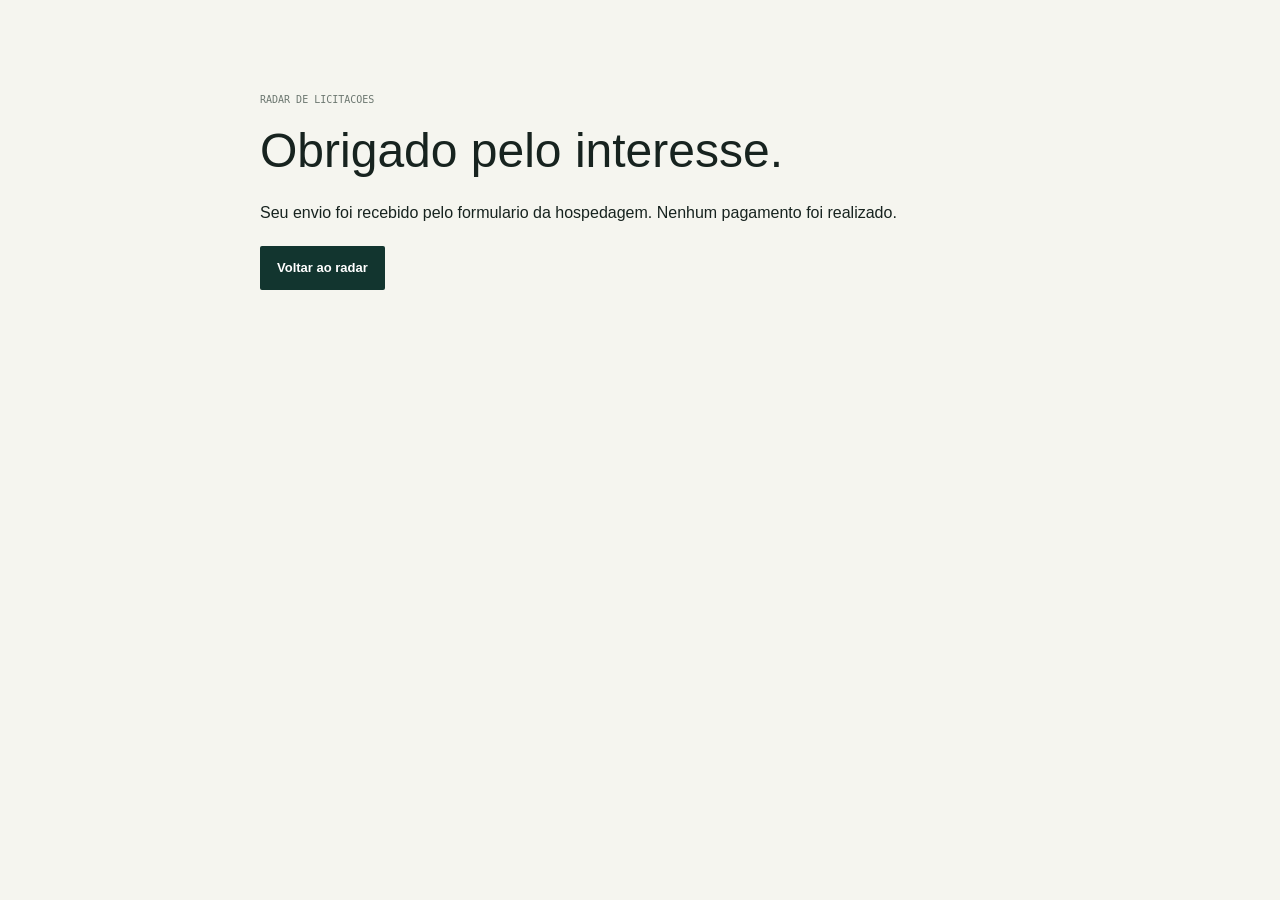
<file: site/obrigado.html>
<!doctype html><html lang="pt-BR"><head><meta charset="utf-8"><meta name="viewport" content="width=device-width,initial-scale=1"><title>Interesse registrado | Radar de Licitacoes</title><link rel="stylesheet" href="assets/style.css"></head><body><main class="detail-page"><p class="eyebrow">RADAR DE LICITACOES</p><h1>Obrigado pelo interesse.</h1><p>Seu envio foi recebido pelo formulario da hospedagem. Nenhum pagamento foi realizado.</p><a class="button button-primary" href="index.html">Voltar ao radar</a></main></body></html>
</file>
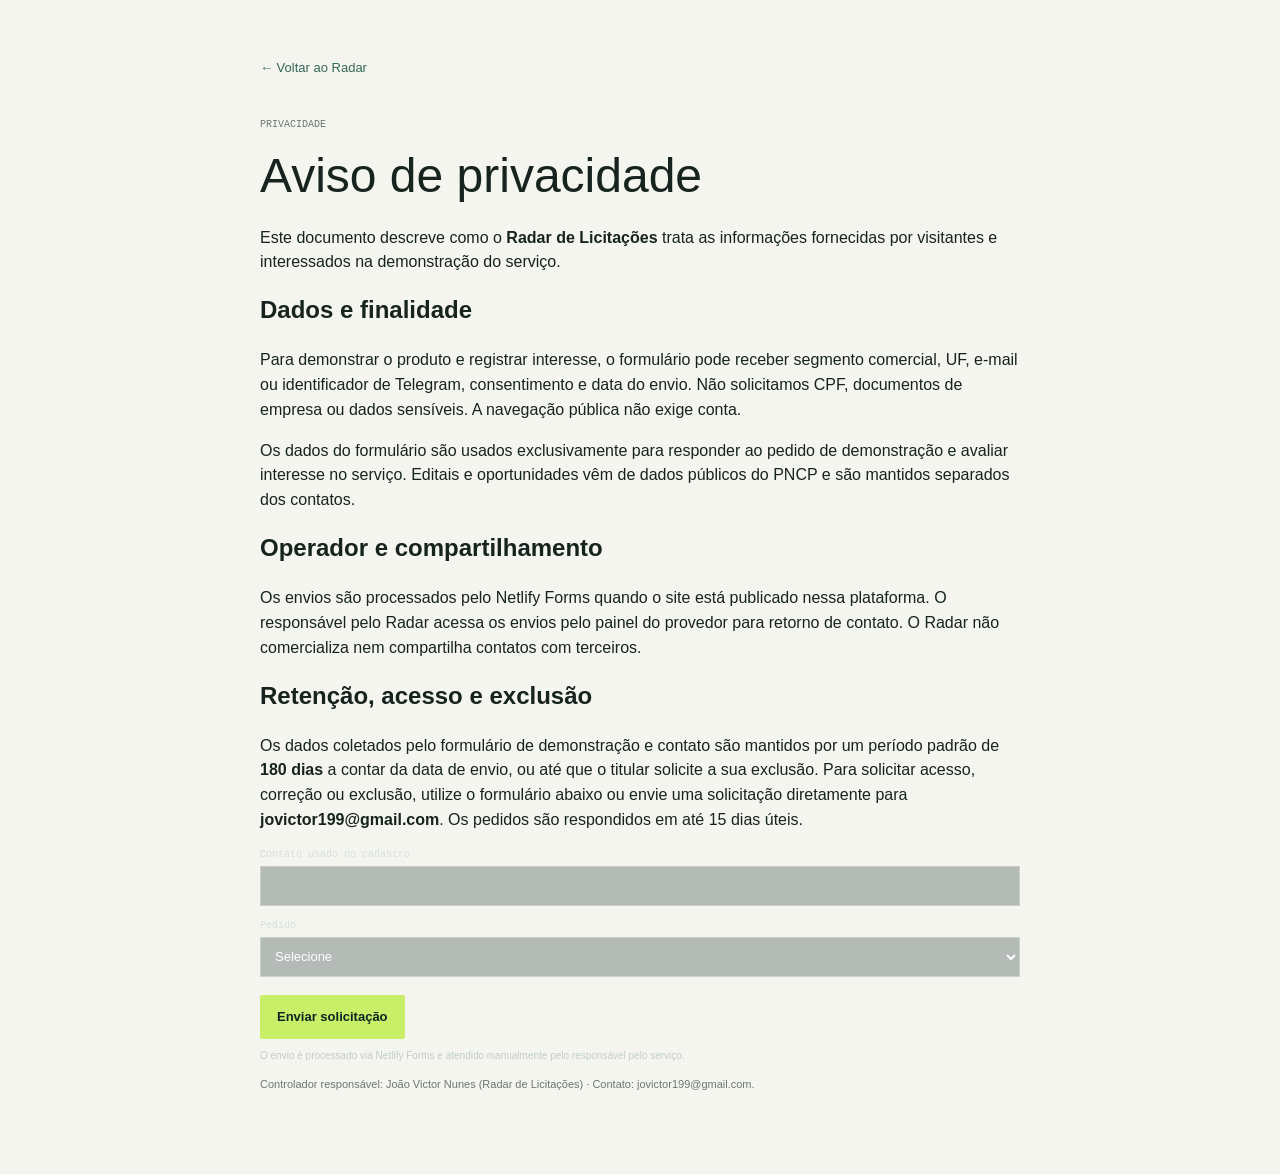
<file: site/privacidade.html>
<!doctype html>
<html lang="pt-BR">
<head>
  <meta charset="utf-8">
  <meta name="viewport" content="width=device-width, initial-scale=1">
  <meta name="robots" content="noindex,follow">
  <title>Privacidade | Radar de Licitações</title>
  <link rel="stylesheet" href="assets/style.css">
</head>
<body>
  <main class="detail-page">
    <a href="index.html">← Voltar ao Radar</a>
    <p class="eyebrow">PRIVACIDADE</p>
    <h1>Aviso de privacidade</h1>
    <p>Este documento descreve como o <strong>Radar de Licitações</strong> trata as informações fornecidas por visitantes e interessados na demonstração do serviço.</p>
    <h2>Dados e finalidade</h2>
    <p>Para demonstrar o produto e registrar interesse, o formulário pode receber segmento comercial, UF, e-mail ou identificador de Telegram, consentimento e data do envio. Não solicitamos CPF, documentos de empresa ou dados sensíveis. A navegação pública não exige conta.</p>
    <p>Os dados do formulário são usados exclusivamente para responder ao pedido de demonstração e avaliar interesse no serviço. Editais e oportunidades vêm de dados públicos do PNCP e são mantidos separados dos contatos.</p>
    <h2>Operador e compartilhamento</h2>
    <p>Os envios são processados pelo Netlify Forms quando o site está publicado nessa plataforma. O responsável pelo Radar acessa os envios pelo painel do provedor para retorno de contato. O Radar não comercializa nem compartilha contatos com terceiros.</p>
    <h2>Retenção, acesso e exclusão</h2>
    <p>Os dados coletados pelo formulário de demonstração e contato são mantidos por um período padrão de <strong>180 dias</strong> a contar da data de envio, ou até que o titular solicite a sua exclusão. Para solicitar acesso, correção ou exclusão, utilize o formulário abaixo ou envie uma solicitação diretamente para <strong>jovictor199@gmail.com</strong>. Os pedidos são respondidos em até 15 dias úteis.</p>
    <form class="lead-form privacy-request" name="privacidade" method="POST" data-netlify="true" netlify-honeypot="bot-field" action="solicitacao-recebida.html">
      <input type="hidden" name="form-name" value="privacidade">
      <p class="hidden"><label>Não preencher <input name="bot-field"></label></p>
      <label>Contato usado no cadastro<input name="contato" required maxlength="120" autocomplete="email"></label>
      <label>Pedido<select name="pedido" required><option value="">Selecione</option><option value="acesso">Acesso aos dados</option><option value="correcao">Correção</option><option value="exclusao">Exclusão</option></select></label>
      <button class="button button-acid" type="submit">Enviar solicitação</button>
      <p class="form-note">O envio é processado via Netlify Forms e atendido manualmente pelo responsável pelo serviço.</p>
    </form>
    <p class="source-note">Controlador responsável: João Victor Nunes (Radar de Licitações) · Contato: jovictor199@gmail.com.</p>
  </main>
</body>
</html>
</file>
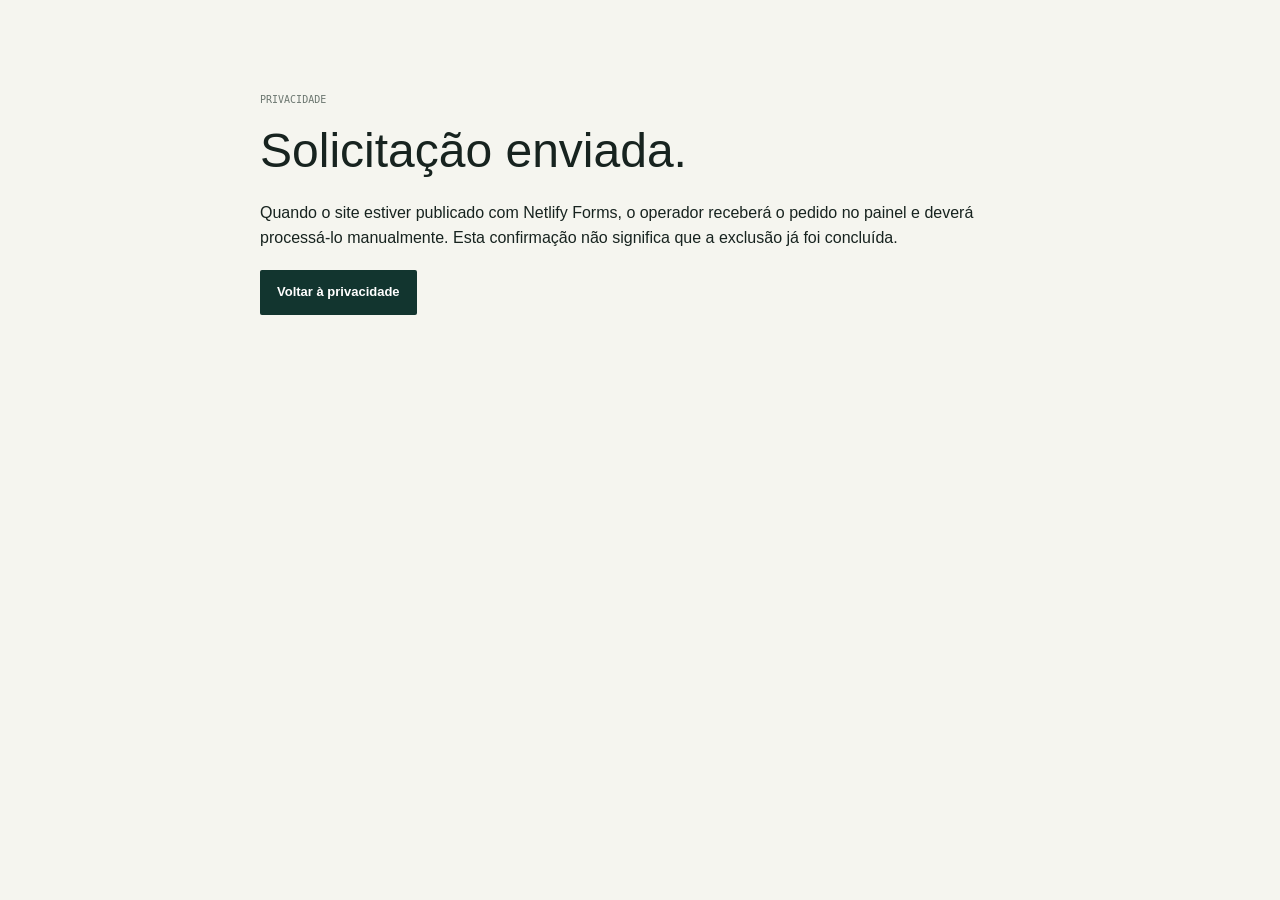
<file: site/solicitacao-recebida.html>
<!doctype html><html lang="pt-BR"><head><meta charset="utf-8"><meta name="viewport" content="width=device-width,initial-scale=1"><title>Solicitação recebida | Radar de Licitações</title><link rel="stylesheet" href="assets/style.css"></head><body><main class="detail-page"><p class="eyebrow">PRIVACIDADE</p><h1>Solicitação enviada.</h1><p>Quando o site estiver publicado com Netlify Forms, o operador receberá o pedido no painel e deverá processá-lo manualmente. Esta confirmação não significa que a exclusão já foi concluída.</p><a class="button button-primary" href="privacidade.html">Voltar à privacidade</a></main></body></html>
</file>
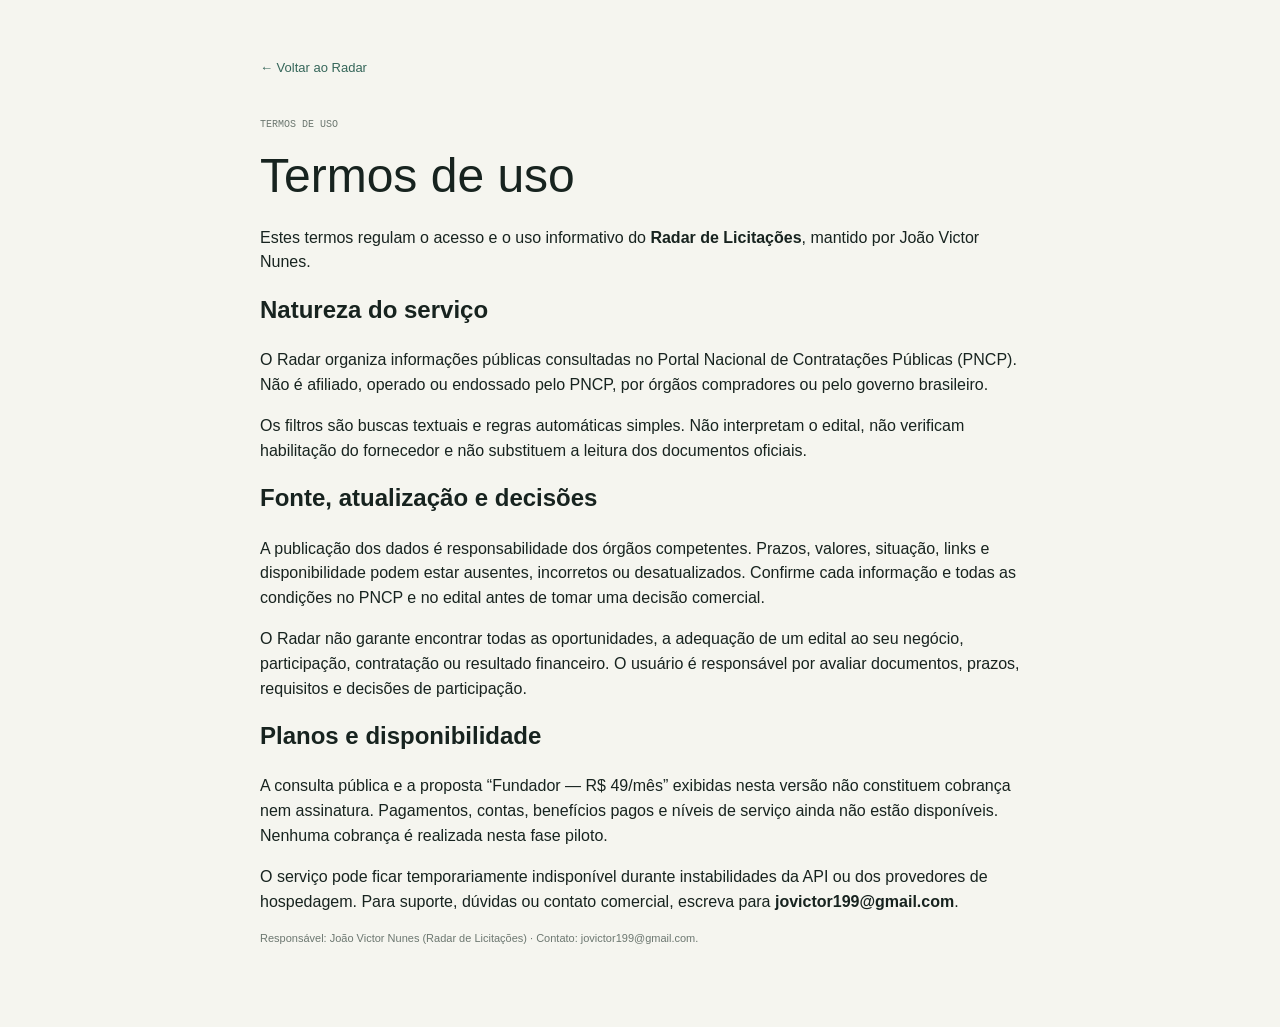
<file: site/termos.html>
<!doctype html>
<html lang="pt-BR">
<head>
  <meta charset="utf-8">
  <meta name="viewport" content="width=device-width, initial-scale=1">
  <meta name="robots" content="noindex,follow">
  <title>Termos de uso | Radar de Licitações</title>
  <link rel="stylesheet" href="assets/style.css">
</head>
<body>
  <main class="detail-page">
    <a href="index.html">← Voltar ao Radar</a>
    <p class="eyebrow">TERMOS DE USO</p>
    <h1>Termos de uso</h1>
    <p>Estes termos regulam o acesso e o uso informativo do <strong>Radar de Licitações</strong>, mantido por João Victor Nunes.</p>
    <h2>Natureza do serviço</h2>
    <p>O Radar organiza informações públicas consultadas no Portal Nacional de Contratações Públicas (PNCP). Não é afiliado, operado ou endossado pelo PNCP, por órgãos compradores ou pelo governo brasileiro.</p>
    <p>Os filtros são buscas textuais e regras automáticas simples. Não interpretam o edital, não verificam habilitação do fornecedor e não substituem a leitura dos documentos oficiais.</p>
    <h2>Fonte, atualização e decisões</h2>
    <p>A publicação dos dados é responsabilidade dos órgãos competentes. Prazos, valores, situação, links e disponibilidade podem estar ausentes, incorretos ou desatualizados. Confirme cada informação e todas as condições no PNCP e no edital antes de tomar uma decisão comercial.</p>
    <p>O Radar não garante encontrar todas as oportunidades, a adequação de um edital ao seu negócio, participação, contratação ou resultado financeiro. O usuário é responsável por avaliar documentos, prazos, requisitos e decisões de participação.</p>
    <h2>Planos e disponibilidade</h2>
    <p>A consulta pública e a proposta “Fundador — R$ 49/mês” exibidas nesta versão não constituem cobrança nem assinatura. Pagamentos, contas, benefícios pagos e níveis de serviço ainda não estão disponíveis. Nenhuma cobrança é realizada nesta fase piloto.</p>
    <p>O serviço pode ficar temporariamente indisponível durante instabilidades da API ou dos provedores de hospedagem. Para suporte, dúvidas ou contato comercial, escreva para <strong>jovictor199@gmail.com</strong>.</p>
    <p class="source-note">Responsável: João Victor Nunes (Radar de Licitações) · Contato: jovictor199@gmail.com.</p>
  </main>
</body>
</html>
</file>
<file: site/assets/style.css>
:root {
  color-scheme: light;
  --forest: #12352f;
  --forest-deep: #0b2622;
  --leaf: #c9ee68;
  --paper: #f5f5ef;
  --white: #fff;
  --ink: #17231f;
  --muted: #6c7770;
  --line: #dce1d9;
  --coral: #ef795f;
  --sans: "IBM Plex Sans", "Segoe UI", sans-serif;
  --mono: "DM Mono", Consolas, monospace;
}

* { box-sizing: border-box; }
html { scroll-behavior: smooth; }
body { margin: 0; color: var(--ink); background: var(--paper); font: 16px/1.55 var(--sans); }
a { color: inherit; }
button, input, select { font: inherit; }
.site-header { min-height: 76px; padding: 0 clamp(20px, 6vw, 92px); display: flex; align-items: center; justify-content: space-between; gap: 28px; border-bottom: 1px solid rgba(255,255,255,.14); background: var(--forest); color: white; }
.wordmark { display: inline-flex; align-items: center; gap: 10px; color: inherit; text-decoration: none; font: 500 13px var(--mono); white-space: nowrap; }
.wordmark-mark { width: 29px; height: 29px; display: grid; place-items: center; background: var(--leaf); color: var(--forest); font: 500 16px var(--mono); }
.wordmark-light { color: #adbbb4; }
.site-header nav { display: flex; align-items: center; gap: clamp(16px, 3vw, 40px); }
.site-header nav a, .header-cta { color: #e8eee9; text-decoration: none; font-size: 13px; }
.site-header nav a:hover, .site-footer a:hover { color: var(--leaf); }
.header-cta { padding: 10px 14px; border: 1px solid rgba(255,255,255,.34); }
.header-cta span { padding-left: 12px; color: var(--leaf); }
.hero { position: relative; min-height: 540px; overflow: hidden; padding: 88px clamp(22px, 10vw, 154px) 85px; display: grid; grid-template-columns: minmax(0, 1fr) 260px; gap: 9%; align-items: center; color: white; background-color: var(--forest); background-image: linear-gradient(122deg, transparent 66%, rgba(201,238,104,.07) 66.1%, transparent 66.4%), repeating-linear-gradient(0deg, transparent 0 43px, rgba(255,255,255,.035) 44px), repeating-linear-gradient(90deg, transparent 0 43px, rgba(255,255,255,.035) 44px); }
.hero::after { content: ""; position: absolute; width: 440px; height: 440px; border: 1px solid rgba(201,238,104,.18); border-radius: 50%; right: 5%; bottom: -52%; box-shadow: 0 0 0 60px rgba(201,238,104,.025), 0 0 0 120px rgba(201,238,104,.02); pointer-events: none; }
.hero-copy, .hero-signal { position: relative; z-index: 1; }
.eyebrow { margin: 0 0 18px; color: var(--muted); font: 500 10px/1.4 var(--mono); letter-spacing: 0; }
.hero .eyebrow, .alert-band .eyebrow, .interest-band .eyebrow { color: #b2c1b8; }
.live-dot, .signal-dot { display: inline-block; width: 7px; height: 7px; margin-right: 8px; border-radius: 50%; background: var(--leaf); vertical-align: 1px; }
h1, h2, h3, p { margin-top: 0; }
.hero h1 { max-width: 760px; margin: 0 0 21px; font-size: clamp(44px, 6vw, 76px); line-height: 1.02; font-weight: 500; }
.hero h1 em, .alert-band h2 em { color: var(--leaf); font-style: normal; }
.hero-lede { max-width: 510px; margin-bottom: 30px; color: #c7d1cb; font-size: 17px; }
.hero-actions { display: flex; align-items: center; gap: 23px; }
.button { min-height: 44px; padding: 12px 17px; display: inline-flex; justify-content: center; align-items: center; gap: 22px; border: 0; border-radius: 2px; text-decoration: none; font-size: 13px; font-weight: 600; cursor: pointer; }
.button-acid { color: var(--forest-deep); background: var(--leaf); }
.button-acid:hover { background: #d9fa83; }
.button-dark, .button-primary { color: white; background: var(--forest); }
.text-link { color: inherit; text-decoration-color: rgba(255,255,255,.48); text-underline-offset: 4px; font-size: 13px; }
.hero-signal { align-self: center; padding: 19px 20px 20px; border: 1px solid rgba(255,255,255,.25); background: rgba(11,38,34,.52); }
.signal-top, .signal-caption { color: #b2c1b8; font: 10px var(--mono); }
.signal-top { display: flex; justify-content: space-between; align-items: center; }
.signal-dot { margin: 0; }
.signal-number { margin-top: 25px; color: var(--leaf); font: 400 51px/1 var(--mono); }
.hero-signal p { margin: 7px 0 19px; color: #e0e8e2; font-size: 13px; }
.signal-rule { height: 1px; margin-bottom: 15px; background: rgba(255,255,255,.2); }
.hero-signal time { display: block; margin-top: 5px; color: white; font: 11px var(--mono); }
.hero-index { position: absolute; right: clamp(22px, 6vw, 92px); bottom: 27px; color: var(--leaf); font: 11px var(--mono); }
.hero-index span { margin: 0 10px; color: #74877c; }
.section-wrap { width: min(1140px, calc(100% - 44px)); margin: 0 auto; }
.explore { padding-top: 76px; padding-bottom: 78px; }
.section-heading { display: flex; justify-content: space-between; align-items: end; gap: 22px; margin-bottom: 26px; }
.section-heading h2, .interest-band h2 { margin: 0; font-size: clamp(30px, 4vw, 43px); line-height: 1.08; font-weight: 500; }
.result-count, .plans-note, .data-updated { margin: 0 0 5px; color: var(--muted); font-size: 12px; }
.freshness-warning { margin: -12px 0 16px; padding: 10px 12px; border-left: 3px solid var(--coral); color: #704234; background: #f8e9e3; font-size: 12px; }
.filters { margin-bottom: 17px; padding: 13px; display: grid; grid-template-columns: minmax(190px, 1.6fr) repeat(6, minmax(95px, .8fr)) 42px; align-items: end; gap: 10px; border: 1px solid var(--line); background: #fff; }
.filters label, .lead-form label { min-width: 0; display: grid; gap: 6px; color: var(--muted); font: 10px var(--mono); }
.filters input, .filters select, .lead-form input:not([type=checkbox]), .lead-form select { width: 100%; min-height: 40px; padding: 9px 10px; border: 1px solid var(--line); border-radius: 0; outline-color: #508575; color: var(--ink); background: #fff; font: 13px var(--sans); }
.filter-reset { width: 40px; height: 40px; border: 1px solid var(--line); color: var(--forest); background: var(--paper); font-size: 20px; cursor: pointer; }
.quick-filters { grid-column: 1 / -1; display: flex; align-items: center; gap: 18px; margin-top: 4px; padding-top: 10px; border-top: 1px dashed var(--line); flex-wrap: wrap; }
.quick-toggle { display: inline-flex !important; flex-direction: row !important; align-items: center !important; gap: 7px !important; cursor: pointer; color: var(--forest) !important; font: 500 12px var(--sans) !important; user-select: none; }
.quick-toggle input { width: 16px !important; height: 16px !important; min-height: 0 !important; margin: 0 !important; accent-color: var(--forest); cursor: pointer; }
.badge-pill { display: inline-block; padding: 2px 7px; border-radius: 3px; font: 600 10px var(--mono); text-transform: uppercase; margin-right: 6px; letter-spacing: 0.3px; }
.badge-dispensa { background: #e0f2fe; color: #0369a1; border: 1px solid #bae6fd; }
.badge-meepp { background: #fef3c7; color: #b45309; border: 1px solid #fde68a; }
.opportunity-table-wrap { overflow-x: auto; border-top: 2px solid var(--forest); }
.opportunity-table { width: 100%; min-width: 750px; border-collapse: collapse; text-align: left; }
.opportunity-table th { padding: 12px 10px; color: var(--muted); background: #edeee8; font: 10px var(--mono); }
.opportunity-table td { padding: 15px 10px; border-bottom: 1px solid var(--line); vertical-align: top; font-size: 12px; }
.opportunity-table td:first-child { width: 42%; }
.opp-title { display: block; max-width: 520px; color: var(--forest); font-size: 14px; font-weight: 600; text-decoration: none; }
.opp-title:hover { text-decoration: underline; text-underline-offset: 3px; }
.opp-org, .opp-meta { display: block; margin-top: 4px; color: var(--muted); font-size: 11px; }
.opp-location { white-space: nowrap; }
.deadline { white-space: nowrap; font: 11px var(--mono); }
.official-link { color: #356659; font-weight: 600; text-decoration: none; white-space: nowrap; }
.empty-state { padding: 40px !important; color: var(--muted); text-align: center; }
.table-footnote, .source-note { margin: 13px 0 0; color: var(--muted); font-size: 11px; }
.pagination-wrap { display: flex; justify-content: space-between; align-items: center; margin-top: 14px; padding: 11px 16px; background: #fff; border: 1px solid var(--line); font: 11px var(--mono); color: var(--muted); flex-wrap: wrap; gap: 10px; }
.pagination-controls { display: flex; align-items: center; gap: 12px; }
.pagination-btn { padding: 6px 14px; background: var(--paper); border: 1px solid var(--line); color: var(--forest); font: 500 11px var(--mono); cursor: pointer; transition: all .15s ease; }
.pagination-btn:hover:not(:disabled) { background: var(--forest); color: white; border-color: var(--forest); }
.pagination-btn:disabled { opacity: .35; cursor: not-allowed; }
.pagination-current { font-weight: 500; color: var(--ink); }
.alert-band { padding: 74px 0; color: white; background: var(--forest-deep); }
.alert-layout { display: grid; grid-template-columns: 1fr minmax(360px, 480px); gap: 9%; align-items: center; }
.alert-band h2 { margin: 0 0 18px; font-size: clamp(35px, 4.2vw, 48px); line-height: 1.05; font-weight: 500; }
.alert-band .alert-layout > div:first-child > p:not(.eyebrow) { max-width: 420px; margin-bottom: 23px; color: #bdcac3; font-size: 14px; }
.telegram-preview { padding: 16px; color: var(--ink); background: #e9f0e9; }
.telegram-top { display: flex; align-items: center; gap: 10px; padding: 2px 2px 13px; border-bottom: 1px solid #d6dfd5; }
.telegram-avatar { width: 31px; height: 31px; display: grid; place-items: center; color: white; background: #478773; font: 13px var(--mono); }
.telegram-top strong, .telegram-top small { display: block; }
.telegram-top strong { font-size: 12px; }
.telegram-top small { color: var(--muted); font-size: 10px; }
.telegram-mark { margin-left: auto; color: #64786c; font: 9px var(--mono); }
.telegram-message { max-height: 255px; overflow: auto; padding: 16px 13px; background: white; font-size: 12px; white-space: pre-wrap; overflow-wrap: anywhere; }
.telegram-message p { margin: 0; }
.telegram-message a { color: #356659; }
.preview-note { margin: 9px 0 0; color: #bdcac3; font-size: 10px; }
.plans { padding-top: 76px; padding-bottom: 65px; }
.plan-grid { display: grid; grid-template-columns: 1fr 1fr; border: 1px solid var(--line); }
.plan { min-height: 300px; padding: 25px 29px; background: #fff; }
.plan + .plan { border-left: 1px solid var(--line); }
.plan-founder { background: #e7eddd; }
.plan-label { margin-bottom: 12px; color: #55766b; font: 10px var(--mono); }
.plan h3 { margin-bottom: 6px; font-size: 25px; font-weight: 500; }
.plan-price { margin-bottom: 15px; font: 24px var(--mono); }
.plan-price span { color: var(--muted); font: 11px var(--sans); }
.plan ul { min-height: 93px; margin: 0 0 19px; padding-left: 17px; color: #52605a; font-size: 12px; }
.plan li { padding: 3px 0; }
.plan .text-link { color: var(--forest); }
.pricing-disclaimer { margin: 11px 0 0; color: var(--muted); font-size: 11px; }
.interest-band { padding: 72px 0; color: white; background: #315a4e; }
.interest-layout { display: grid; grid-template-columns: .9fr 1.1fr; gap: 10%; }
.interest-band h2 { margin-bottom: 14px; }
.interest-layout > div > p:not(.eyebrow) { max-width: 390px; color: #dae4dd; font-size: 14px; }
.lead-form { display: grid; gap: 14px; }
.lead-form label { color: #d5e0d9; }
.form-row { display: grid; grid-template-columns: 120px 1fr; gap: 12px; }
.lead-form input:not([type=checkbox]), .lead-form select { border-color: rgba(255,255,255,.3); color: white; background: rgba(11,38,34,.28); }
.lead-form input::placeholder { color: #c0cec6; }
.consent { display: flex !important; grid-template-columns: 18px 1fr; align-items: start; gap: 9px !important; color: #e4ebe6 !important; font: 11px/1.45 var(--sans) !important; }
.consent input { width: 15px; height: 15px; margin: 0; accent-color: var(--leaf); }
.lead-form button { justify-self: start; }
.form-note { margin: -5px 0 0; color: #c0cec6; font-size: 10px; }
.hidden { position: absolute; width: 1px; height: 1px; overflow: hidden; clip: rect(0,0,0,0); }
.data-section { padding-top: 74px; padding-bottom: 72px; }
.data-updated strong { color: var(--ink); font-weight: 500; }
.data-grid { display: grid; grid-template-columns: repeat(3, 1fr); border-top: 1px solid var(--line); border-bottom: 1px solid var(--line); }
.data-grid > div { padding: 22px 20px 22px 0; }
.data-grid > div + div { padding-left: 20px; border-left: 1px solid var(--line); }
.data-grid h3 { margin-bottom: 8px; font: 11px var(--mono); text-transform: uppercase; }
.data-grid p { margin: 0; color: var(--muted); font-size: 12px; }
.metrics-row { margin-top: 27px; display: grid; grid-template-columns: repeat(4, 1fr); gap: 20px; }
.metrics-row div { display: grid; gap: 7px; }
.metrics-row span { color: var(--muted); font: 9px var(--mono); }
.metrics-row strong { font-size: 14px; font-weight: 500; }
.site-footer { min-height: 85px; padding: 19px clamp(20px, 6vw, 92px); display: flex; align-items: center; justify-content: space-between; gap: 20px; color: white; background: var(--forest-deep); }
.site-footer p, .site-footer > a:last-child { margin: 0; color: #c0cec6; font-size: 11px; text-decoration: none; }
.footer-links { display: flex; align-items: center; gap: 18px; }
.footer-links a { color: #c0cec6; font-size: 11px; text-decoration: none; }
.detail-page { width: min(760px, calc(100% - 40px)); min-height: 70vh; margin: 0 auto; padding: 55px 0 80px; }
.detail-page > a:first-child { color: #356659; font-size: 13px; text-decoration: none; }
.detail-page .eyebrow { margin-top: 38px; }
.detail-page h1 { margin: 0 0 23px; font-size: clamp(32px, 5vw, 48px); line-height: 1.1; font-weight: 500; }
.detail-grid { display: grid; grid-template-columns: 180px 1fr; margin: 0 0 26px; border-top: 1px solid var(--line); }
.detail-grid dt, .detail-grid dd { margin: 0; padding: 12px 8px; border-bottom: 1px solid var(--line); font-size: 13px; }
.detail-grid dt { color: var(--muted); }
.detail-page .button { margin-top: 4px; }
.segment-list { margin: 34px 0 0; padding: 0; list-style: none; border-top: 1px solid var(--line); }
.segment-list li { display: grid; gap: 5px; padding: 15px 0; border-bottom: 1px solid var(--line); }
.segment-list a { color: var(--forest); font-weight: 600; text-decoration: none; }
.segment-list span { color: var(--muted); font-size: 11px; }

@media (max-width: 800px) {
  .site-header { min-height: 66px; flex-wrap: wrap; gap: 12px; padding-top: 12px; padding-bottom: 12px; }
  .site-header nav { order: 3; width: 100%; justify-content: space-between; gap: 10px; }
  .site-header nav a { font-size: 11px; }
  .header-cta { padding: 8px; font-size: 11px; }
  .hero { min-height: auto; grid-template-columns: 1fr; gap: 35px; padding-top: 64px; padding-bottom: 70px; }
  .hero h1 { max-width: 630px; font-size: clamp(43px, 10vw, 65px); }
  .hero-signal { width: min(100%, 310px); }
  .hero::after { right: -28%; bottom: -38%; }
  .filters { grid-template-columns: 1fr 1fr; }
  .filter-search { grid-column: span 2; }
  .filter-reset { justify-self: end; }
  .alert-layout, .interest-layout { grid-template-columns: 1fr; gap: 38px; }
  .telegram-preview { max-width: 560px; }
  .interest-band { padding: 55px 0; }
}
@media (max-width: 540px) {
  .section-wrap { width: min(100% - 32px, 1140px); }
  .hero { padding-right: 20px; padding-left: 20px; }
  .hero-actions { align-items: flex-start; flex-direction: column; gap: 17px; }
  .section-heading { align-items: flex-start; flex-direction: column; gap: 8px; }
  .explore, .plans, .data-section { padding-top: 55px; padding-bottom: 55px; }
  .filters { padding: 9px; gap: 8px; }
  .filters label { font-size: 9px; }
  .filters input, .filters select { min-height: 39px; padding: 8px 6px; font-size: 12px; }
  .plan-grid { grid-template-columns: 1fr; }
  .plan + .plan { border-top: 1px solid var(--line); border-left: 0; }
  .plan { min-height: 0; padding: 22px; }
  .plan ul { min-height: 0; }
  .form-row { grid-template-columns: 95px 1fr; gap: 8px; }
  .data-grid { grid-template-columns: 1fr; }
  .data-grid > div, .data-grid > div + div { padding: 17px 0; border-left: 0; }
  .data-grid > div + div { border-top: 1px solid var(--line); }
  .metrics-row { grid-template-columns: 1fr 1fr; row-gap: 22px; }
  .site-footer { align-items: flex-start; flex-direction: column; gap: 10px; }
  .footer-links { flex-wrap: wrap; gap: 12px; }
  .detail-grid { grid-template-columns: 130px 1fr; }
  .detail-grid dt, .detail-grid dd { overflow-wrap: anywhere; font-size: 12px; }
}
</file>
